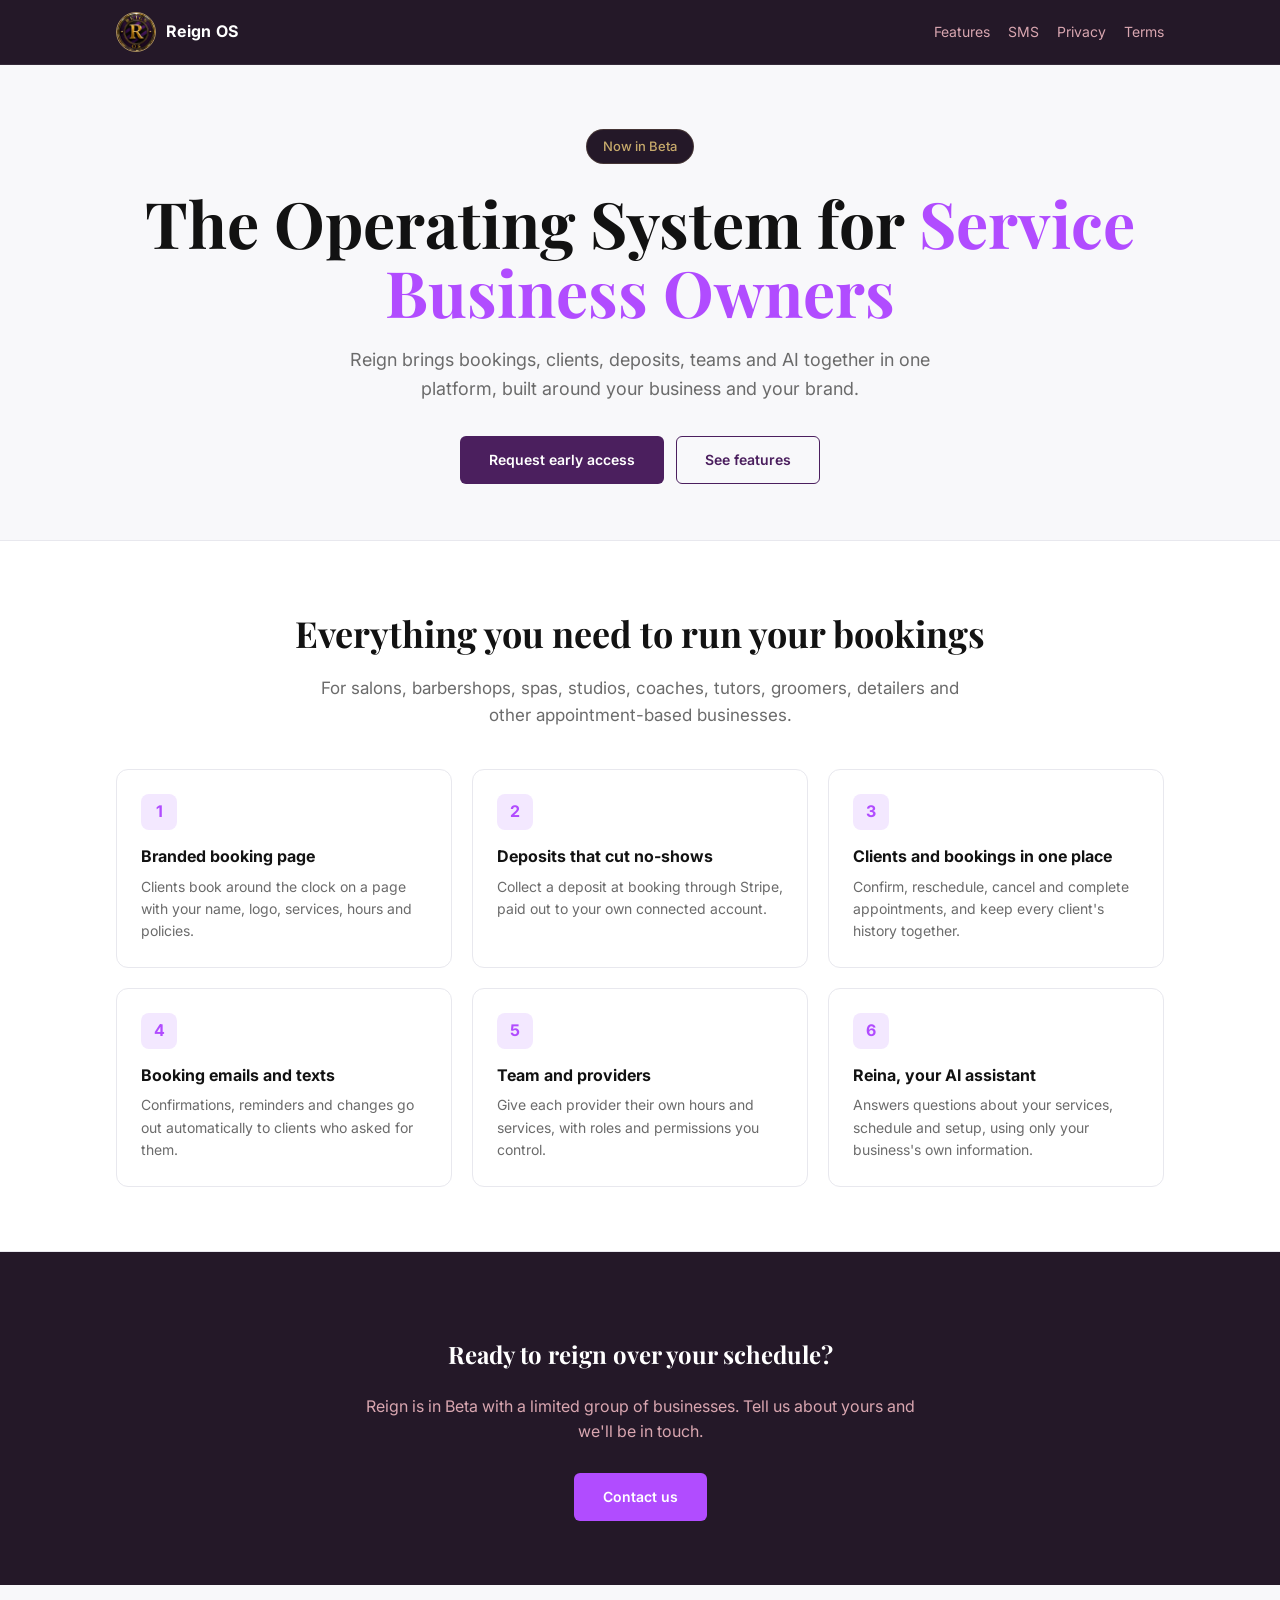
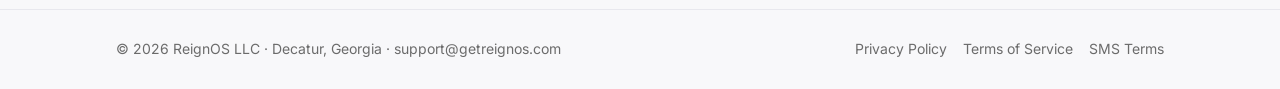
<file: index.html>
<!doctype html>
<html lang="en">
<head>
  <meta charset="utf-8">
  <meta name="viewport" content="width=device-width, initial-scale=1">
  <title>Reign OS — Booking and business software for service businesses</title>
  <meta name="description" content="Reign OS brings bookings, clients, deposits, teams and an AI assistant together in one platform for service businesses. Operated by ReignOS LLC.">
  <link rel="icon" href="/assets/favicon.svg" type="image/svg+xml">
  <link rel="preconnect" href="https://fonts.googleapis.com">
  <link rel="preconnect" href="https://fonts.gstatic.com" crossorigin>
  <link href="https://fonts.googleapis.com/css2?family=Inter:wght@400;500;600;700&family=Playfair+Display:wght@700&display=swap" rel="stylesheet">
  <link rel="stylesheet" href="/assets/style.css">
</head>
<body>
  <header class="site-header">
    <div class="wrap">
      <a class="brand" href="/"><img src="/assets/logo.png" alt="" width="40" height="40">Reign OS</a>
      <nav class="nav" aria-label="Main">
        <a href="#features" class="hide-sm">Features</a>
        <a href="/sms/">SMS</a>
        <a href="/privacy/">Privacy</a>
        <a href="/terms/">Terms</a>
      </nav>
    </div>
  </header>

  <main>
    <section class="hero">
      <div class="wrap">
        <div class="pill">Now in Beta</div>
        <h1>The Operating System for <span>Service Business Owners</span></h1>
        <p>Reign brings bookings, clients, deposits, teams and AI together in one platform, built around your business and your brand.</p>
        <div class="actions">
          <a class="btn btn-primary" href="mailto:support@getreignos.com?subject=Reign%20early%20access">Request early access</a>
          <a class="btn btn-outline" href="#features">See features</a>
        </div>
      </div>
    </section>

    <section class="section" id="features" style="background:#fff;border-top:1px solid var(--line);border-bottom:1px solid var(--line)">
      <div class="wrap">
        <h2 class="display">Everything you need to run your bookings</h2>
        <p class="lead">For salons, barbershops, spas, studios, coaches, tutors, groomers, detailers and other appointment-based businesses.</p>
        <div class="grid">
          <div class="card"><div class="dot">1</div><h3>Branded booking page</h3><p>Clients book around the clock on a page with your name, logo, services, hours and policies.</p></div>
          <div class="card"><div class="dot">2</div><h3>Deposits that cut no-shows</h3><p>Collect a deposit at booking through Stripe, paid out to your own connected account.</p></div>
          <div class="card"><div class="dot">3</div><h3>Clients and bookings in one place</h3><p>Confirm, reschedule, cancel and complete appointments, and keep every client's history together.</p></div>
          <div class="card"><div class="dot">4</div><h3>Booking emails and texts</h3><p>Confirmations, reminders and changes go out automatically to clients who asked for them.</p></div>
          <div class="card"><div class="dot">5</div><h3>Team and providers</h3><p>Give each provider their own hours and services, with roles and permissions you control.</p></div>
          <div class="card"><div class="dot">6</div><h3>Reina, your AI assistant</h3><p>Answers questions about your services, schedule and setup, using only your business's own information.</p></div>
        </div>
      </div>
    </section>

    <section class="band">
      <div class="wrap">
        <h2 class="display">Ready to reign over your schedule?</h2>
        <p>Reign is in Beta with a limited group of businesses. Tell us about yours and we'll be in touch.</p>
        <a class="btn btn-violet" href="mailto:support@getreignos.com?subject=Reign%20early%20access">Contact us</a>
      </div>
    </section>
  </main>

  <footer class="site-footer">
    <div class="wrap">
      <div>© 2026 ReignOS LLC · Decatur, Georgia · <a href="mailto:support@getreignos.com">support@getreignos.com</a></div>
      <nav aria-label="Legal">
        <a href="/privacy/">Privacy Policy</a>
        <a href="/terms/">Terms of Service</a>
        <a href="/sms/">SMS Terms</a>
      </nav>
    </div>
  </footer>
</body>
</html>
</file>
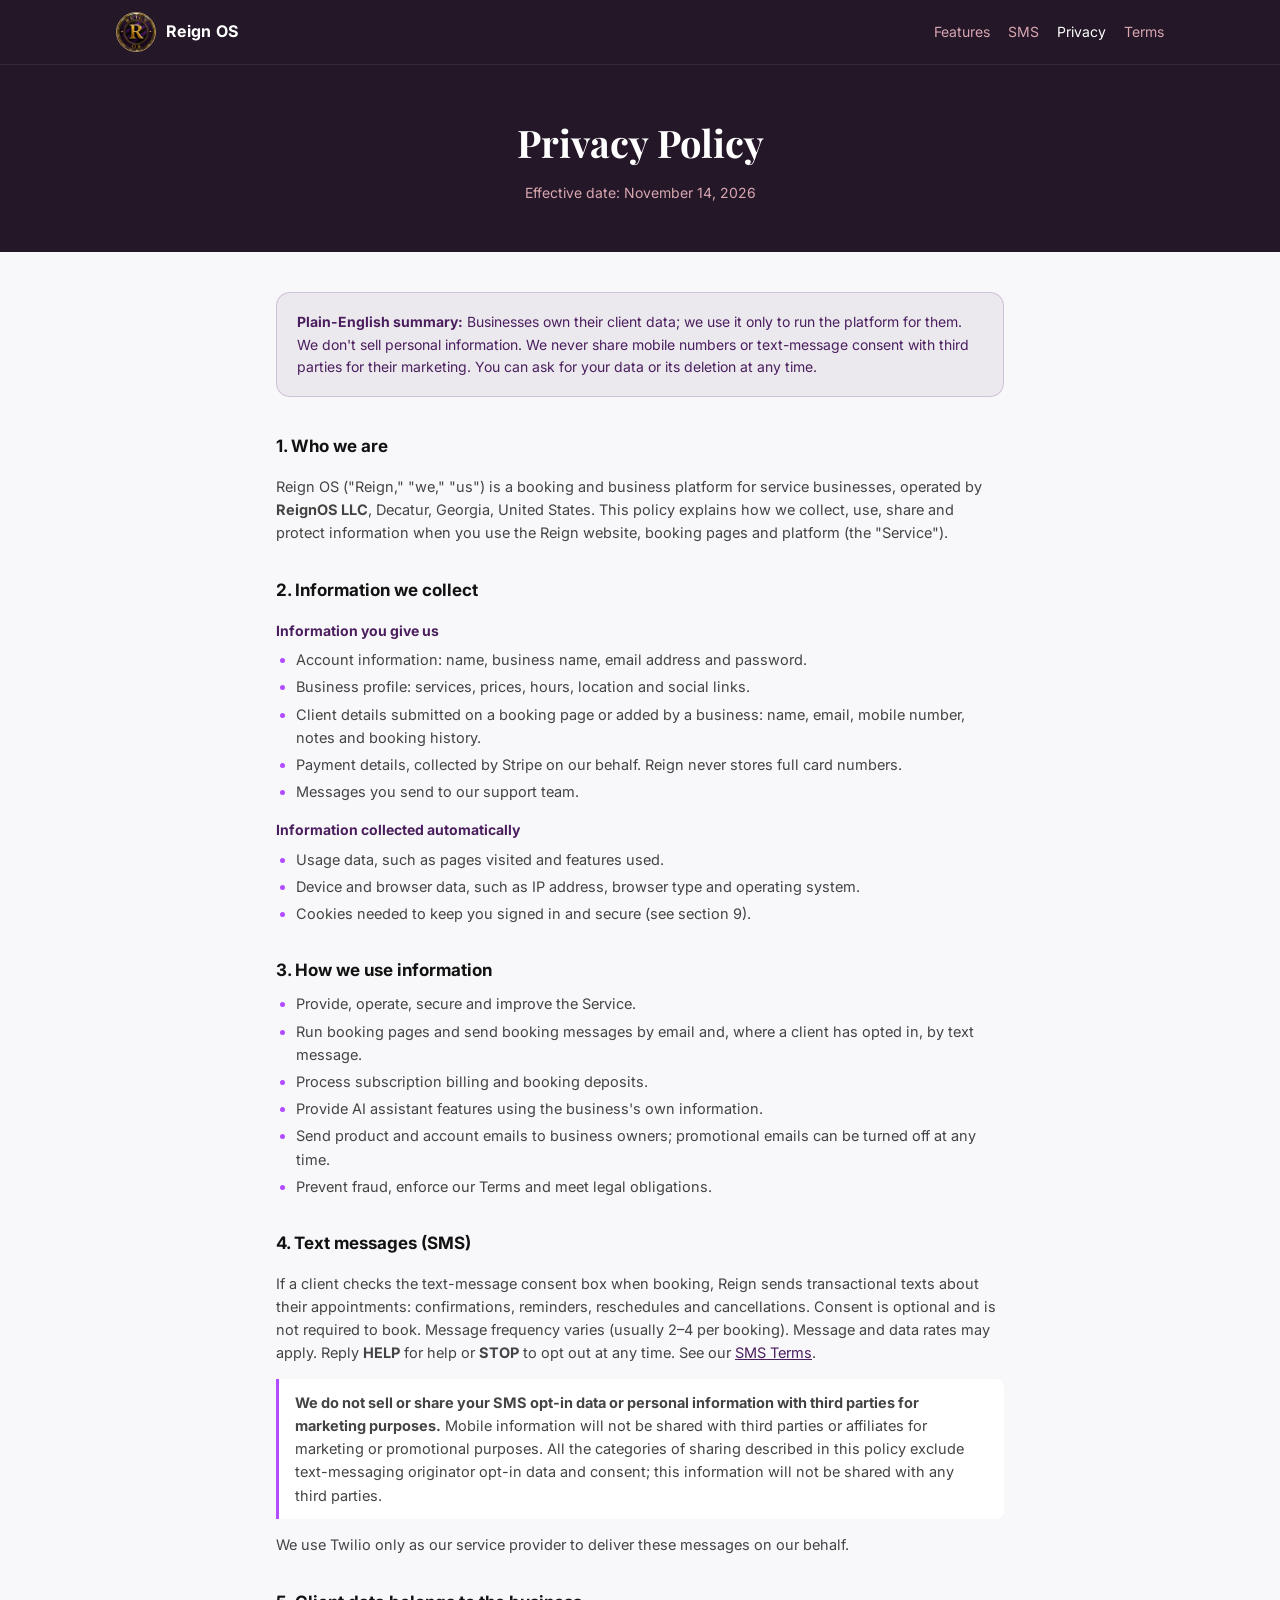
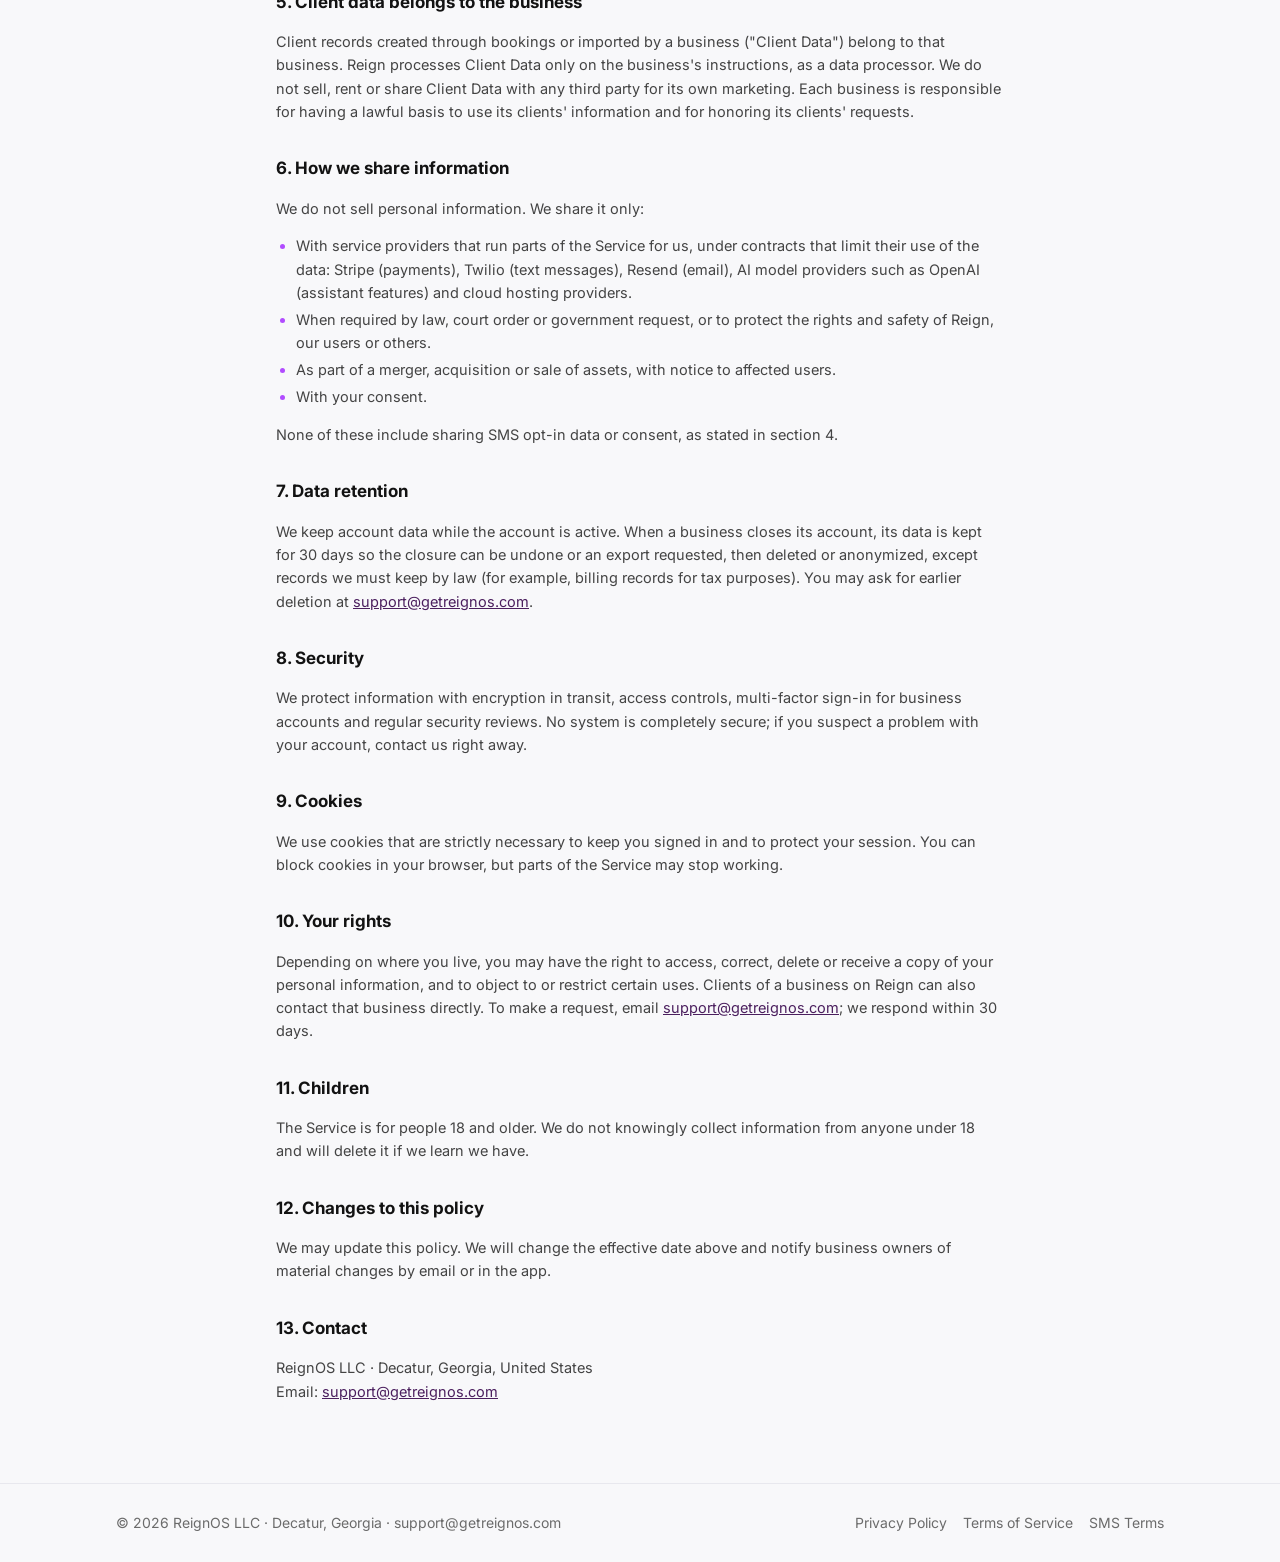
<file: privacy/index.html>
<!doctype html>
<html lang="en">
<head>
  <meta charset="utf-8">
  <meta name="viewport" content="width=device-width, initial-scale=1">
  <title>Privacy Policy — Reign OS</title>
  <meta name="description" content="How ReignOS LLC collects, uses and protects information, including SMS opt-in data.">
  <link rel="icon" href="/assets/favicon.svg" type="image/svg+xml">
  <link rel="preconnect" href="https://fonts.googleapis.com">
  <link rel="preconnect" href="https://fonts.gstatic.com" crossorigin>
  <link href="https://fonts.googleapis.com/css2?family=Inter:wght@400;500;600;700&family=Playfair+Display:wght@700&display=swap" rel="stylesheet">
  <link rel="stylesheet" href="/assets/style.css">
</head>
<body>
  <header class="site-header">
    <div class="wrap">
      <a class="brand" href="/"><img src="/assets/logo.png" alt="" width="40" height="40">Reign OS</a>
      <nav class="nav" aria-label="Main">
        <a href="/#features" class="hide-sm">Features</a>
        <a href="/sms/">SMS</a>
        <a href="/privacy/" aria-current="page">Privacy</a>
        <a href="/terms/">Terms</a>
      </nav>
    </div>
  </header>

  <div class="page-hero">
    <div class="wrap">
      <h1>Privacy Policy</h1>
      <p>Effective date: November 14, 2026</p>
    </div>
  </div>

  <main class="wrap narrow doc">
    <div class="summary"><strong>Plain-English summary:</strong> Businesses own their client data; we use it only to run the platform for them. We don't sell personal information. We never share mobile numbers or text-message consent with third parties for their marketing. You can ask for your data or its deletion at any time.</div>

    <section>
      <h2>1. Who we are</h2>
      <p>Reign OS ("Reign," "we," "us") is a booking and business platform for service businesses, operated by <strong>ReignOS LLC</strong>, Decatur, Georgia, United States. This policy explains how we collect, use, share and protect information when you use the Reign website, booking pages and platform (the "Service").</p>
    </section>

    <section>
      <h2>2. Information we collect</h2>
      <h3>Information you give us</h3>
      <ul>
        <li>Account information: name, business name, email address and password.</li>
        <li>Business profile: services, prices, hours, location and social links.</li>
        <li>Client details submitted on a booking page or added by a business: name, email, mobile number, notes and booking history.</li>
        <li>Payment details, collected by Stripe on our behalf. Reign never stores full card numbers.</li>
        <li>Messages you send to our support team.</li>
      </ul>
      <h3>Information collected automatically</h3>
      <ul>
        <li>Usage data, such as pages visited and features used.</li>
        <li>Device and browser data, such as IP address, browser type and operating system.</li>
        <li>Cookies needed to keep you signed in and secure (see section 9).</li>
      </ul>
    </section>

    <section>
      <h2>3. How we use information</h2>
      <ul>
        <li>Provide, operate, secure and improve the Service.</li>
        <li>Run booking pages and send booking messages by email and, where a client has opted in, by text message.</li>
        <li>Process subscription billing and booking deposits.</li>
        <li>Provide AI assistant features using the business's own information.</li>
        <li>Send product and account emails to business owners; promotional emails can be turned off at any time.</li>
        <li>Prevent fraud, enforce our Terms and meet legal obligations.</li>
      </ul>
    </section>

    <section>
      <h2>4. Text messages (SMS)</h2>
      <p>If a client checks the text-message consent box when booking, Reign sends transactional texts about their appointments: confirmations, reminders, reschedules and cancellations. Consent is optional and is not required to book. Message frequency varies (usually 2–4 per booking). Message and data rates may apply. Reply <strong>HELP</strong> for help or <strong>STOP</strong> to opt out at any time. See our <a href="/sms/">SMS Terms</a>.</p>
      <p class="callout"><strong>We do not sell or share your SMS opt-in data or personal information with third parties for marketing purposes.</strong> Mobile information will not be shared with third parties or affiliates for marketing or promotional purposes. All the categories of sharing described in this policy exclude text-messaging originator opt-in data and consent; this information will not be shared with any third parties.</p>
      <p>We use Twilio only as our service provider to deliver these messages on our behalf.</p>
    </section>

    <section>
      <h2>5. Client data belongs to the business</h2>
      <p>Client records created through bookings or imported by a business ("Client Data") belong to that business. Reign processes Client Data only on the business's instructions, as a data processor. We do not sell, rent or share Client Data with any third party for its own marketing. Each business is responsible for having a lawful basis to use its clients' information and for honoring its clients' requests.</p>
    </section>

    <section>
      <h2>6. How we share information</h2>
      <p>We do not sell personal information. We share it only:</p>
      <ul>
        <li>With service providers that run parts of the Service for us, under contracts that limit their use of the data: Stripe (payments), Twilio (text messages), Resend (email), AI model providers such as OpenAI (assistant features) and cloud hosting providers.</li>
        <li>When required by law, court order or government request, or to protect the rights and safety of Reign, our users or others.</li>
        <li>As part of a merger, acquisition or sale of assets, with notice to affected users.</li>
        <li>With your consent.</li>
      </ul>
      <p>None of these include sharing SMS opt-in data or consent, as stated in section 4.</p>
    </section>

    <section>
      <h2>7. Data retention</h2>
      <p>We keep account data while the account is active. When a business closes its account, its data is kept for 30 days so the closure can be undone or an export requested, then deleted or anonymized, except records we must keep by law (for example, billing records for tax purposes). You may ask for earlier deletion at <a href="mailto:support@getreignos.com">support@getreignos.com</a>.</p>
    </section>

    <section>
      <h2>8. Security</h2>
      <p>We protect information with encryption in transit, access controls, multi-factor sign-in for business accounts and regular security reviews. No system is completely secure; if you suspect a problem with your account, contact us right away.</p>
    </section>

    <section>
      <h2>9. Cookies</h2>
      <p>We use cookies that are strictly necessary to keep you signed in and to protect your session. You can block cookies in your browser, but parts of the Service may stop working.</p>
    </section>

    <section>
      <h2>10. Your rights</h2>
      <p>Depending on where you live, you may have the right to access, correct, delete or receive a copy of your personal information, and to object to or restrict certain uses. Clients of a business on Reign can also contact that business directly. To make a request, email <a href="mailto:support@getreignos.com">support@getreignos.com</a>; we respond within 30 days.</p>
    </section>

    <section>
      <h2>11. Children</h2>
      <p>The Service is for people 18 and older. We do not knowingly collect information from anyone under 18 and will delete it if we learn we have.</p>
    </section>

    <section>
      <h2>12. Changes to this policy</h2>
      <p>We may update this policy. We will change the effective date above and notify business owners of material changes by email or in the app.</p>
    </section>

    <section>
      <h2>13. Contact</h2>
      <p>ReignOS LLC · Decatur, Georgia, United States<br>Email: <a href="mailto:support@getreignos.com">support@getreignos.com</a></p>
    </section>
  </main>

  <footer class="site-footer">
    <div class="wrap">
      <div>© 2026 ReignOS LLC · Decatur, Georgia · <a href="mailto:support@getreignos.com">support@getreignos.com</a></div>
      <nav aria-label="Legal">
        <a href="/privacy/">Privacy Policy</a>
        <a href="/terms/">Terms of Service</a>
        <a href="/sms/">SMS Terms</a>
      </nav>
    </div>
  </footer>
</body>
</html>
</file>
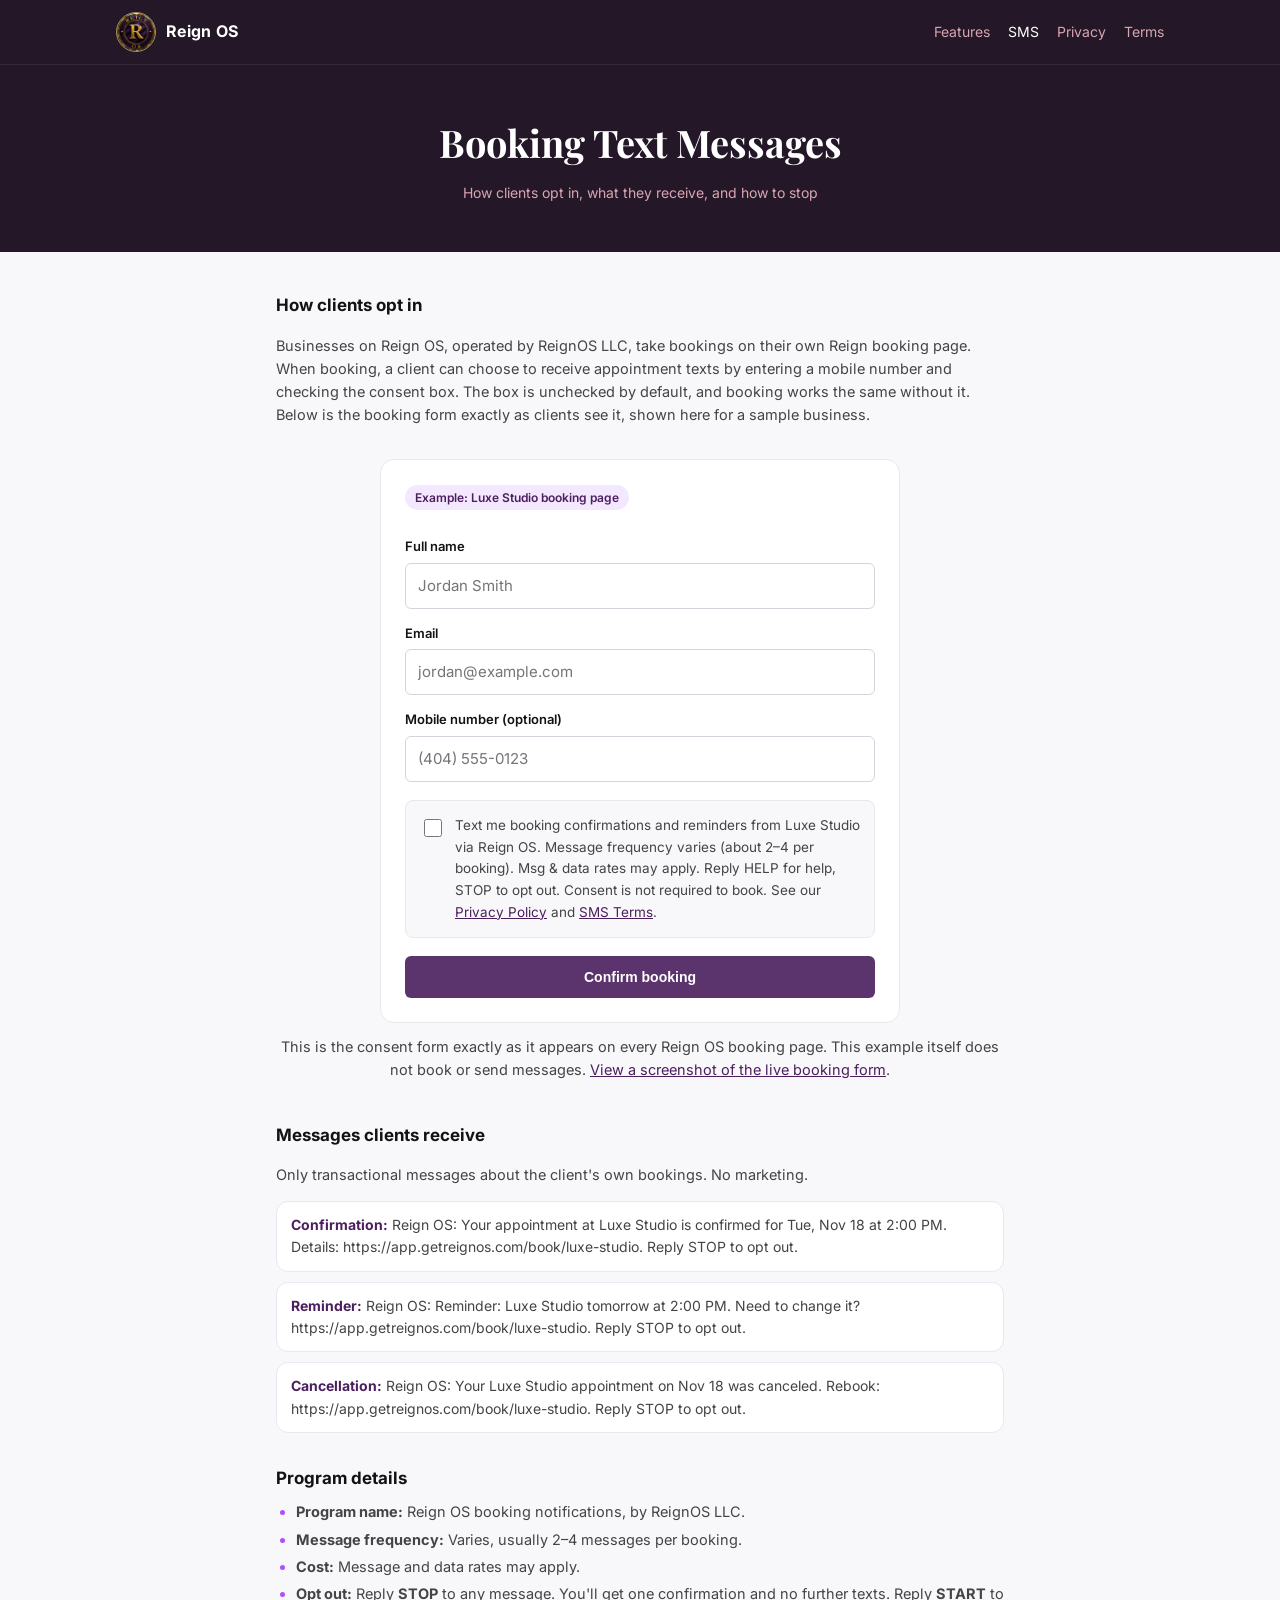
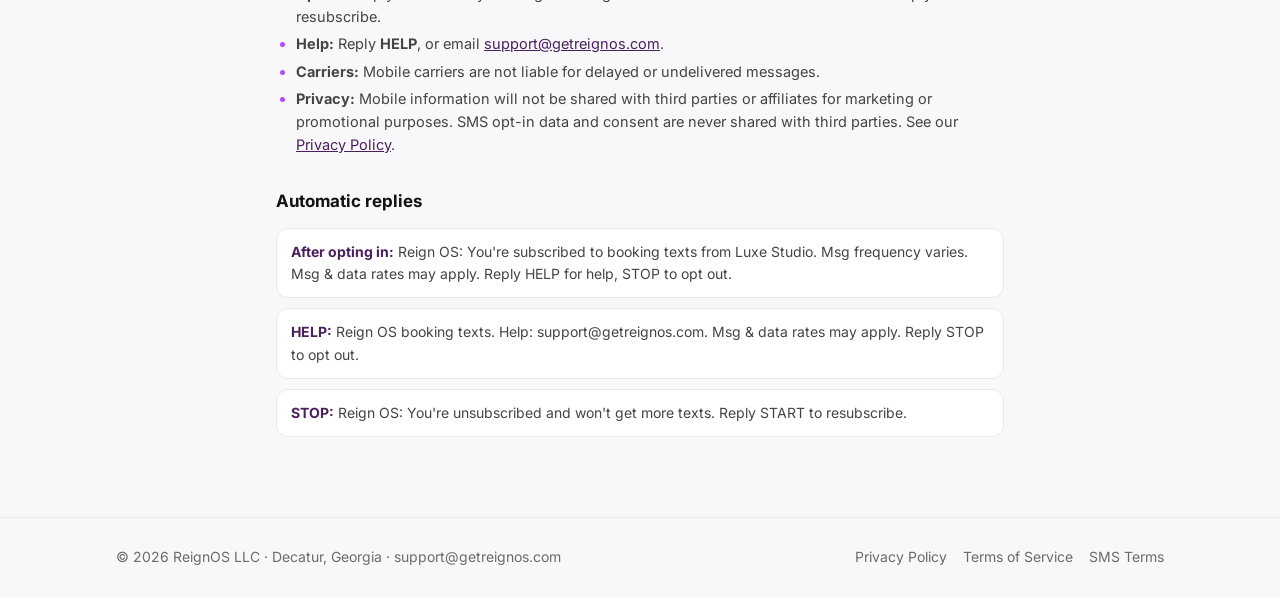
<file: sms/index.html>
<!doctype html>
<html lang="en">
<head>
  <meta charset="utf-8">
  <meta name="viewport" content="width=device-width, initial-scale=1">
  <title>SMS Opt-In and Terms — Reign OS</title>
  <meta name="description" content="How clients opt in to Reign booking text messages, what they receive, and how to opt out.">
  <link rel="icon" href="/assets/favicon.svg" type="image/svg+xml">
  <link rel="preconnect" href="https://fonts.googleapis.com">
  <link rel="preconnect" href="https://fonts.gstatic.com" crossorigin>
  <link href="https://fonts.googleapis.com/css2?family=Inter:wght@400;500;600;700&family=Playfair+Display:wght@700&display=swap" rel="stylesheet">
  <link rel="stylesheet" href="/assets/style.css">
</head>
<body>
  <header class="site-header">
    <div class="wrap">
      <a class="brand" href="/"><img src="/assets/logo.png" alt="" width="40" height="40">Reign OS</a>
      <nav class="nav" aria-label="Main">
        <a href="/#features" class="hide-sm">Features</a>
        <a href="/sms/" aria-current="page">SMS</a>
        <a href="/privacy/">Privacy</a>
        <a href="/terms/">Terms</a>
      </nav>
    </div>
  </header>

  <div class="page-hero">
    <div class="wrap">
      <h1>Booking Text Messages</h1>
      <p>How clients opt in, what they receive, and how to stop</p>
    </div>
  </div>

  <main class="wrap narrow doc">
    <section>
      <h2>How clients opt in</h2>
      <p>Businesses on Reign OS, operated by ReignOS LLC, take bookings on their own Reign booking page. When booking, a client can choose to receive appointment texts by entering a mobile number and checking the consent box. The box is unchecked by default, and booking works the same without it. Below is the booking form exactly as clients see it, shown here for a sample business.</p>
    </section>

    <div class="sample" aria-label="Example of the booking form">
      <span class="sample-tag">Example: Luxe Studio booking page</span>
      <form onsubmit="return false">
        <label class="field" for="name">Full name</label>
        <input id="name" type="text" autocomplete="off" placeholder="Jordan Smith">
        <label class="field" for="email">Email</label>
        <input id="email" type="email" autocomplete="off" placeholder="jordan@example.com">
        <label class="field" for="phone">Mobile number (optional)</label>
        <input id="phone" type="tel" autocomplete="off" placeholder="(404) 555-0123">
        <label class="consent" for="sms-consent">
          <input id="sms-consent" type="checkbox">
          <span>Text me booking confirmations and reminders from Luxe Studio via Reign OS. Message frequency varies (about 2–4 per booking). Msg &amp; data rates may apply. Reply HELP for help, STOP to opt out. Consent is not required to book. See our <a href="/privacy/">Privacy Policy</a> and <a href="/terms/#sms">SMS Terms</a>.</span>
        </label>
        <button class="btn btn-primary" type="button" disabled>Confirm booking</button>
      </form>
    </div>
    <p class="note">This is the consent form exactly as it appears on every Reign OS booking page. This example itself does not book or send messages. <a href="/assets/opt-in.png">View a screenshot of the live booking form</a>.</p>

    <section style="margin-top:40px">
      <h2>Messages clients receive</h2>
      <p>Only transactional messages about the client's own bookings. No marketing.</p>
      <div class="msgs">
        <div class="msg"><b>Confirmation:</b> Reign OS: Your appointment at Luxe Studio is confirmed for Tue, Nov 18 at 2:00 PM. Details: https://app.getreignos.com/book/luxe-studio. Reply STOP to opt out.</div>
        <div class="msg"><b>Reminder:</b> Reign OS: Reminder: Luxe Studio tomorrow at 2:00 PM. Need to change it? https://app.getreignos.com/book/luxe-studio. Reply STOP to opt out.</div>
        <div class="msg"><b>Cancellation:</b> Reign OS: Your Luxe Studio appointment on Nov 18 was canceled. Rebook: https://app.getreignos.com/book/luxe-studio. Reply STOP to opt out.</div>
      </div>
    </section>

    <section>
      <h2>Program details</h2>
      <ul>
        <li><strong>Program name:</strong> Reign OS booking notifications, by ReignOS LLC.</li>
        <li><strong>Message frequency:</strong> Varies, usually 2–4 messages per booking.</li>
        <li><strong>Cost:</strong> Message and data rates may apply.</li>
        <li><strong>Opt out:</strong> Reply <strong>STOP</strong> to any message. You'll get one confirmation and no further texts. Reply <strong>START</strong> to resubscribe.</li>
        <li><strong>Help:</strong> Reply <strong>HELP</strong>, or email <a href="mailto:support@getreignos.com">support@getreignos.com</a>.</li>
        <li><strong>Carriers:</strong> Mobile carriers are not liable for delayed or undelivered messages.</li>
        <li><strong>Privacy:</strong> Mobile information will not be shared with third parties or affiliates for marketing or promotional purposes. SMS opt-in data and consent are never shared with third parties. See our <a href="/privacy/">Privacy Policy</a>.</li>
      </ul>
    </section>

    <section>
      <h2>Automatic replies</h2>
      <div class="msgs">
        <div class="msg"><b>After opting in:</b> Reign OS: You're subscribed to booking texts from Luxe Studio. Msg frequency varies. Msg &amp; data rates may apply. Reply HELP for help, STOP to opt out.</div>
        <div class="msg"><b>HELP:</b> Reign OS booking texts. Help: support@getreignos.com. Msg &amp; data rates may apply. Reply STOP to opt out.</div>
        <div class="msg"><b>STOP:</b> Reign OS: You're unsubscribed and won't get more texts. Reply START to resubscribe.</div>
      </div>
    </section>
  </main>

  <footer class="site-footer">
    <div class="wrap">
      <div>© 2026 ReignOS LLC · Decatur, Georgia · <a href="mailto:support@getreignos.com">support@getreignos.com</a></div>
      <nav aria-label="Legal">
        <a href="/privacy/">Privacy Policy</a>
        <a href="/terms/">Terms of Service</a>
        <a href="/sms/">SMS Terms</a>
      </nav>
    </div>
  </footer>
</body>
</html>
</file>
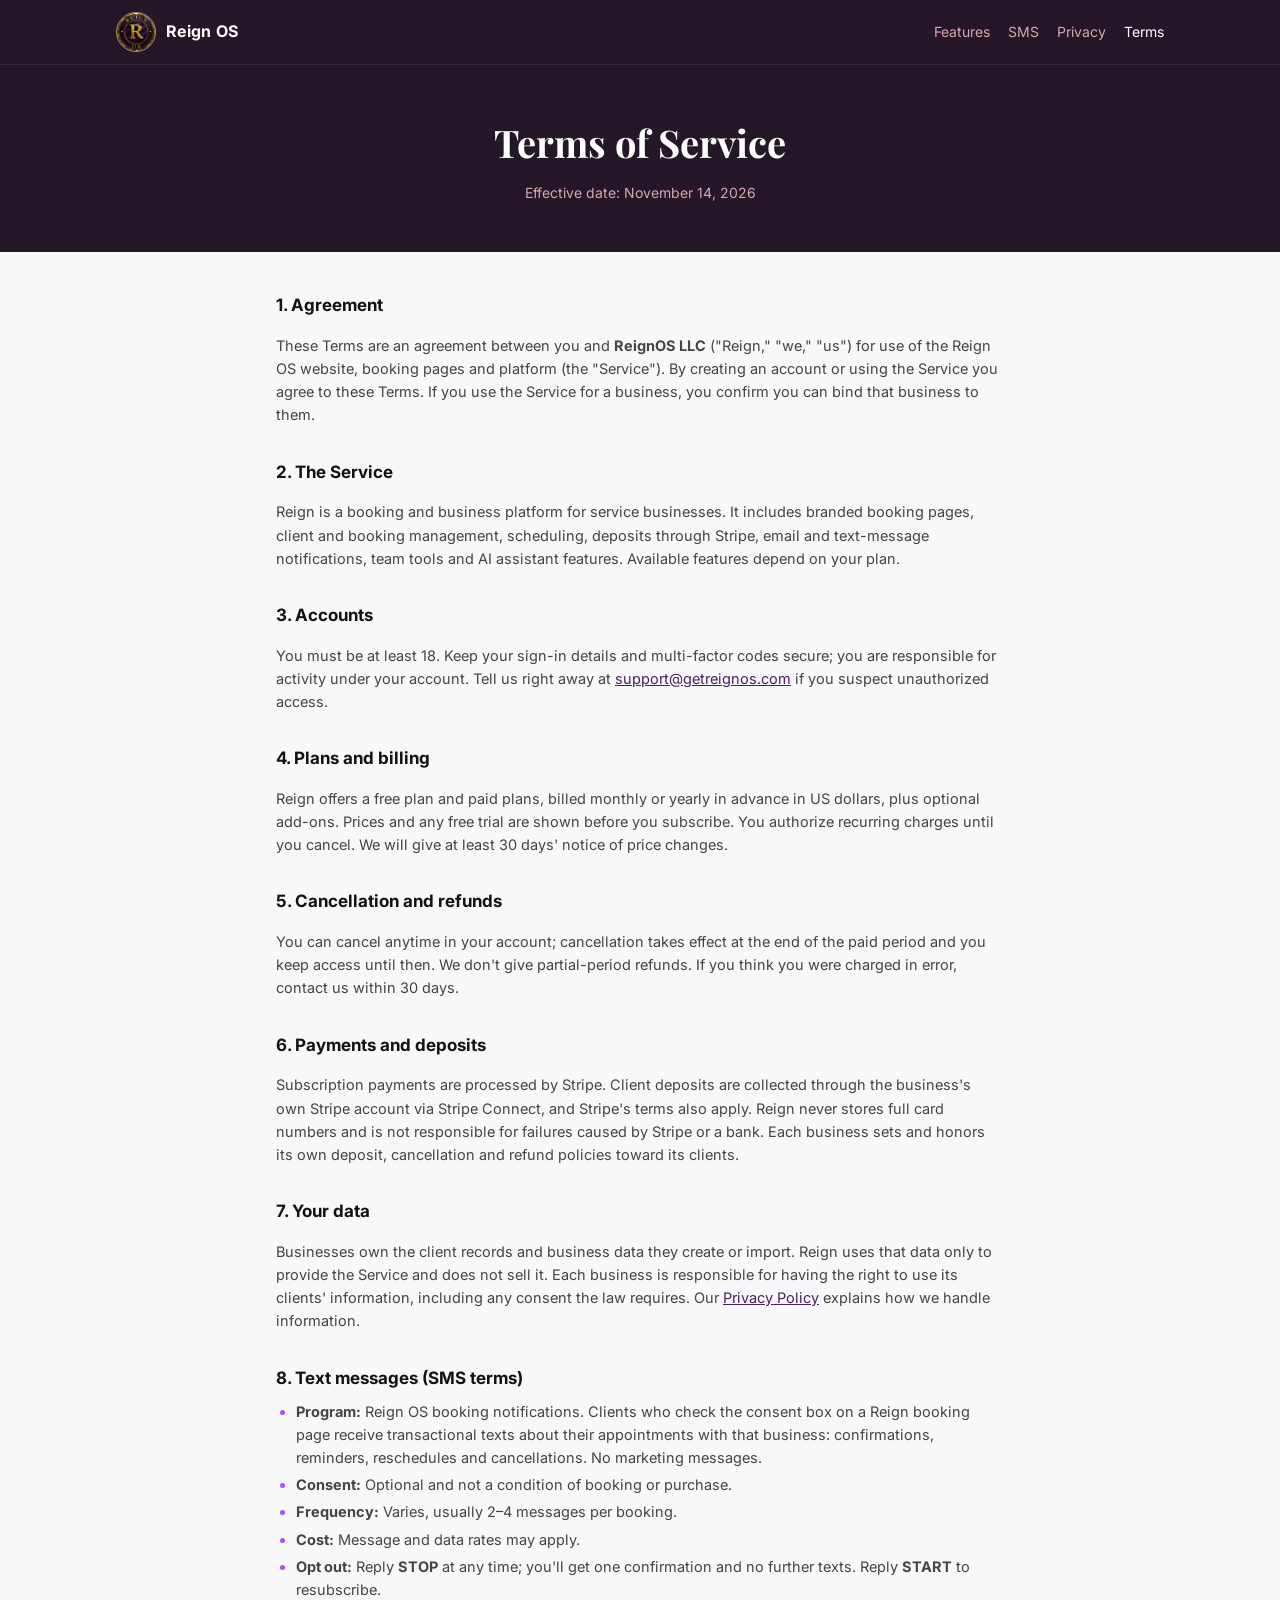
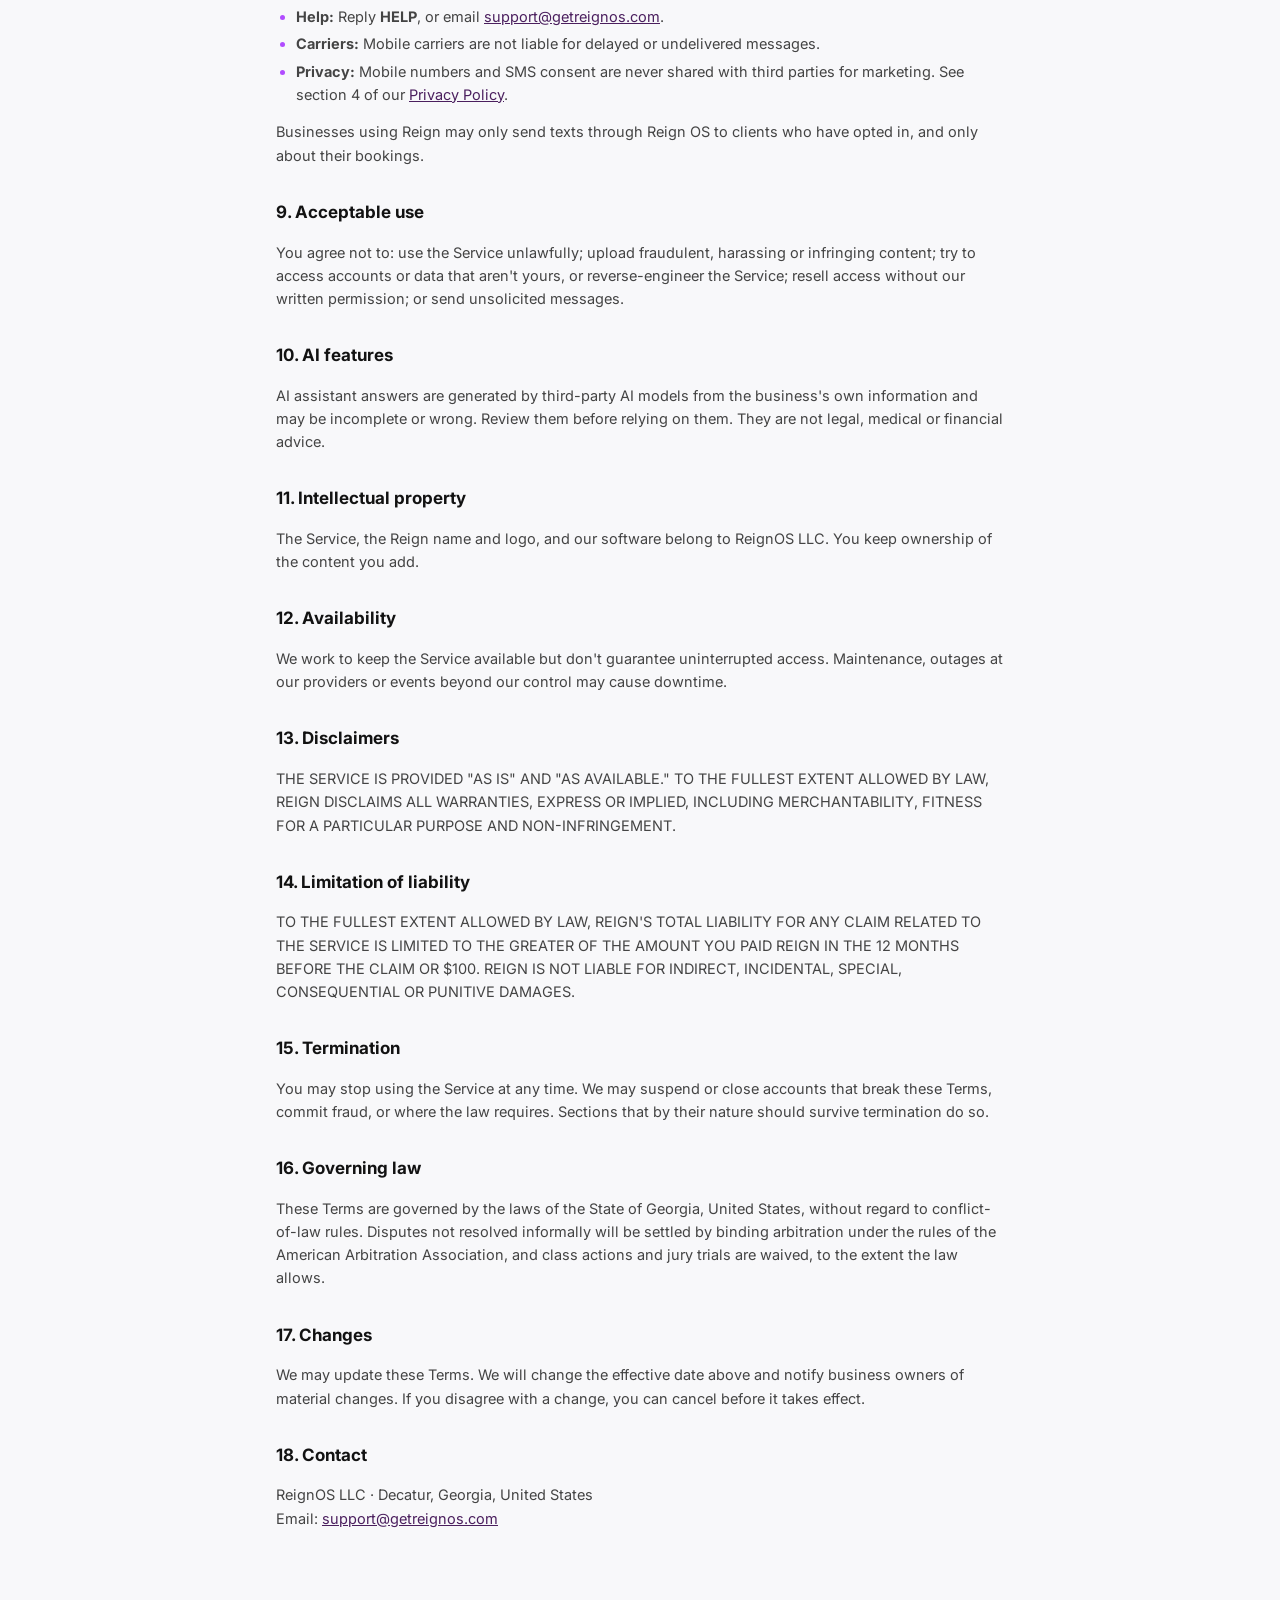
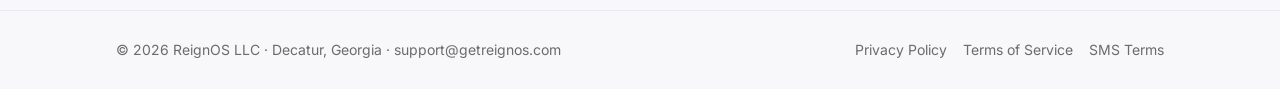
<file: terms/index.html>
<!doctype html>
<html lang="en">
<head>
  <meta charset="utf-8">
  <meta name="viewport" content="width=device-width, initial-scale=1">
  <title>Terms of Service — Reign OS</title>
  <meta name="description" content="The terms for using Reign OS, operated by ReignOS LLC, including SMS terms.">
  <link rel="icon" href="/assets/favicon.svg" type="image/svg+xml">
  <link rel="preconnect" href="https://fonts.googleapis.com">
  <link rel="preconnect" href="https://fonts.gstatic.com" crossorigin>
  <link href="https://fonts.googleapis.com/css2?family=Inter:wght@400;500;600;700&family=Playfair+Display:wght@700&display=swap" rel="stylesheet">
  <link rel="stylesheet" href="/assets/style.css">
</head>
<body>
  <header class="site-header">
    <div class="wrap">
      <a class="brand" href="/"><img src="/assets/logo.png" alt="" width="40" height="40">Reign OS</a>
      <nav class="nav" aria-label="Main">
        <a href="/#features" class="hide-sm">Features</a>
        <a href="/sms/">SMS</a>
        <a href="/privacy/">Privacy</a>
        <a href="/terms/" aria-current="page">Terms</a>
      </nav>
    </div>
  </header>

  <div class="page-hero">
    <div class="wrap">
      <h1>Terms of Service</h1>
      <p>Effective date: November 14, 2026</p>
    </div>
  </div>

  <main class="wrap narrow doc">
    <section>
      <h2>1. Agreement</h2>
      <p>These Terms are an agreement between you and <strong>ReignOS LLC</strong> ("Reign," "we," "us") for use of the Reign OS website, booking pages and platform (the "Service"). By creating an account or using the Service you agree to these Terms. If you use the Service for a business, you confirm you can bind that business to them.</p>
    </section>

    <section>
      <h2>2. The Service</h2>
      <p>Reign is a booking and business platform for service businesses. It includes branded booking pages, client and booking management, scheduling, deposits through Stripe, email and text-message notifications, team tools and AI assistant features. Available features depend on your plan.</p>
    </section>

    <section>
      <h2>3. Accounts</h2>
      <p>You must be at least 18. Keep your sign-in details and multi-factor codes secure; you are responsible for activity under your account. Tell us right away at <a href="mailto:support@getreignos.com">support@getreignos.com</a> if you suspect unauthorized access.</p>
    </section>

    <section>
      <h2>4. Plans and billing</h2>
      <p>Reign offers a free plan and paid plans, billed monthly or yearly in advance in US dollars, plus optional add-ons. Prices and any free trial are shown before you subscribe. You authorize recurring charges until you cancel. We will give at least 30 days' notice of price changes.</p>
    </section>

    <section>
      <h2>5. Cancellation and refunds</h2>
      <p>You can cancel anytime in your account; cancellation takes effect at the end of the paid period and you keep access until then. We don't give partial-period refunds. If you think you were charged in error, contact us within 30 days.</p>
    </section>

    <section>
      <h2>6. Payments and deposits</h2>
      <p>Subscription payments are processed by Stripe. Client deposits are collected through the business's own Stripe account via Stripe Connect, and Stripe's terms also apply. Reign never stores full card numbers and is not responsible for failures caused by Stripe or a bank. Each business sets and honors its own deposit, cancellation and refund policies toward its clients.</p>
    </section>

    <section>
      <h2>7. Your data</h2>
      <p>Businesses own the client records and business data they create or import. Reign uses that data only to provide the Service and does not sell it. Each business is responsible for having the right to use its clients' information, including any consent the law requires. Our <a href="/privacy/">Privacy Policy</a> explains how we handle information.</p>
    </section>

    <section id="sms">
      <h2>8. Text messages (SMS terms)</h2>
      <ul>
        <li><strong>Program:</strong> Reign OS booking notifications. Clients who check the consent box on a Reign booking page receive transactional texts about their appointments with that business: confirmations, reminders, reschedules and cancellations. No marketing messages.</li>
        <li><strong>Consent:</strong> Optional and not a condition of booking or purchase.</li>
        <li><strong>Frequency:</strong> Varies, usually 2–4 messages per booking.</li>
        <li><strong>Cost:</strong> Message and data rates may apply.</li>
        <li><strong>Opt out:</strong> Reply <strong>STOP</strong> at any time; you'll get one confirmation and no further texts. Reply <strong>START</strong> to resubscribe.</li>
        <li><strong>Help:</strong> Reply <strong>HELP</strong>, or email <a href="mailto:support@getreignos.com">support@getreignos.com</a>.</li>
        <li><strong>Carriers:</strong> Mobile carriers are not liable for delayed or undelivered messages.</li>
        <li><strong>Privacy:</strong> Mobile numbers and SMS consent are never shared with third parties for marketing. See section 4 of our <a href="/privacy/">Privacy Policy</a>.</li>
      </ul>
      <p>Businesses using Reign may only send texts through Reign OS to clients who have opted in, and only about their bookings.</p>
    </section>

    <section>
      <h2>9. Acceptable use</h2>
      <p>You agree not to: use the Service unlawfully; upload fraudulent, harassing or infringing content; try to access accounts or data that aren't yours, or reverse-engineer the Service; resell access without our written permission; or send unsolicited messages.</p>
    </section>

    <section>
      <h2>10. AI features</h2>
      <p>AI assistant answers are generated by third-party AI models from the business's own information and may be incomplete or wrong. Review them before relying on them. They are not legal, medical or financial advice.</p>
    </section>

    <section>
      <h2>11. Intellectual property</h2>
      <p>The Service, the Reign name and logo, and our software belong to ReignOS LLC. You keep ownership of the content you add.</p>
    </section>

    <section>
      <h2>12. Availability</h2>
      <p>We work to keep the Service available but don't guarantee uninterrupted access. Maintenance, outages at our providers or events beyond our control may cause downtime.</p>
    </section>

    <section>
      <h2>13. Disclaimers</h2>
      <p>THE SERVICE IS PROVIDED "AS IS" AND "AS AVAILABLE." TO THE FULLEST EXTENT ALLOWED BY LAW, REIGN DISCLAIMS ALL WARRANTIES, EXPRESS OR IMPLIED, INCLUDING MERCHANTABILITY, FITNESS FOR A PARTICULAR PURPOSE AND NON-INFRINGEMENT.</p>
    </section>

    <section>
      <h2>14. Limitation of liability</h2>
      <p>TO THE FULLEST EXTENT ALLOWED BY LAW, REIGN'S TOTAL LIABILITY FOR ANY CLAIM RELATED TO THE SERVICE IS LIMITED TO THE GREATER OF THE AMOUNT YOU PAID REIGN IN THE 12 MONTHS BEFORE THE CLAIM OR $100. REIGN IS NOT LIABLE FOR INDIRECT, INCIDENTAL, SPECIAL, CONSEQUENTIAL OR PUNITIVE DAMAGES.</p>
    </section>

    <section>
      <h2>15. Termination</h2>
      <p>You may stop using the Service at any time. We may suspend or close accounts that break these Terms, commit fraud, or where the law requires. Sections that by their nature should survive termination do so.</p>
    </section>

    <section>
      <h2>16. Governing law</h2>
      <p>These Terms are governed by the laws of the State of Georgia, United States, without regard to conflict-of-law rules. Disputes not resolved informally will be settled by binding arbitration under the rules of the American Arbitration Association, and class actions and jury trials are waived, to the extent the law allows.</p>
    </section>

    <section>
      <h2>17. Changes</h2>
      <p>We may update these Terms. We will change the effective date above and notify business owners of material changes. If you disagree with a change, you can cancel before it takes effect.</p>
    </section>

    <section>
      <h2>18. Contact</h2>
      <p>ReignOS LLC · Decatur, Georgia, United States<br>Email: <a href="mailto:support@getreignos.com">support@getreignos.com</a></p>
    </section>
  </main>

  <footer class="site-footer">
    <div class="wrap">
      <div>© 2026 ReignOS LLC · Decatur, Georgia · <a href="mailto:support@getreignos.com">support@getreignos.com</a></div>
      <nav aria-label="Legal">
        <a href="/privacy/">Privacy Policy</a>
        <a href="/terms/">Terms of Service</a>
        <a href="/sms/">SMS Terms</a>
      </nav>
    </div>
  </footer>
</body>
</html>
</file>
<file: assets/style.css>
:root {
  --plum: #241828;
  --plum-2: #4B1F5E;
  --violet: #B14CFF;
  --gold: #C6A96B;
  --rose: #D9A6B0;
  --ink: #121212;
  --muted: #6B6B6B;
  --body: #444;
  --line: #E8E8EE;
  --page: #F8F8FA;
}
* { box-sizing: border-box; }
html { -webkit-text-size-adjust: 100%; }
body {
  margin: 0;
  background: var(--page);
  color: var(--ink);
  font: 16px/1.6 "Inter", system-ui, -apple-system, "Segoe UI", sans-serif;
}
a { color: var(--plum-2); }
img { max-width: 100%; display: block; }
.wrap { max-width: 1080px; margin: 0 auto; padding: 0 16px; }
.narrow { max-width: 760px; }

/* Header */
.site-header { position: sticky; top: 0; z-index: 10; background: var(--plum); border-bottom: 1px solid rgba(255,255,255,.08); }
.site-header .wrap { height: 64px; display: flex; align-items: center; justify-content: space-between; gap: 16px; }
.brand { display: flex; align-items: center; gap: 10px; color: #fff; text-decoration: none; font-weight: 700; letter-spacing: .02em; }
.brand img { width: 40px; height: 40px; border-radius: 50%; border: 1.5px solid rgba(198,169,107,.8); animation: ringPulse 2.8s ease-in-out infinite; }
/* Same gold ring pulse as the app's NavLogo */
@keyframes ringPulse {
  0%, 100% {
    box-shadow: 0 0 4px 1.5px rgba(198,169,107,.75), 0 0 10px 4px rgba(198,169,107,.35), 0 0 20px 8px rgba(198,169,107,.15);
    border-color: rgba(198,169,107,.80);
  }
  50% {
    box-shadow: 0 0 7px 3px rgba(232,200,112,1), 0 0 16px 7px rgba(198,169,107,.55), 0 0 32px 14px rgba(198,169,107,.22);
    border-color: rgba(240,215,130,1);
  }
}
@media (prefers-reduced-motion: reduce) { .brand img { animation: none; } }
.nav { display: flex; align-items: center; gap: 18px; font-size: 14px; }
.nav a { color: var(--rose); text-decoration: none; }
.nav a:hover, .nav a[aria-current="page"] { color: #fff; }

/* Buttons */
.btn { display: inline-block; padding: 12px 28px; border-radius: 6px; font-weight: 600; font-size: 14px; text-decoration: none; border: 1px solid transparent; }
.btn-primary { background: var(--plum-2); color: #fff; }
.btn-primary:hover { background: #5c2773; }
.btn-outline { color: var(--plum-2); border-color: var(--plum-2); }
.btn-outline:hover { background: var(--plum-2); color: #fff; }
.btn-violet { background: var(--violet); color: #fff; }

/* Home */
.hero { padding: 64px 0 56px; text-align: center; }
.pill { display: inline-block; padding: 6px 16px; border-radius: 999px; font-size: 13px; font-weight: 500; background: var(--plum); color: var(--gold); border: 1px solid rgba(198,169,107,.2); margin-bottom: 24px; }
h1, h2.display { font-family: "Playfair Display", Georgia, serif; }
.hero h1 { font-size: clamp(36px, 7vw, 64px); line-height: 1.08; margin: 0 0 20px; }
.hero h1 span { color: var(--violet); }
.hero p { font-size: 18px; color: var(--muted); max-width: 640px; margin: 0 auto 32px; }
.actions { display: flex; flex-wrap: wrap; gap: 12px; justify-content: center; }
.section { padding: 64px 0; }
.section h2.display { font-size: clamp(28px, 4vw, 36px); text-align: center; margin: 0 0 12px; }
.section .lead { text-align: center; color: var(--muted); max-width: 640px; margin: 0 auto 40px; font-size: 17px; }
.grid { display: grid; grid-template-columns: repeat(auto-fit, minmax(260px, 1fr)); gap: 20px; }
.card { background: #fff; border: 1px solid var(--line); border-radius: 12px; padding: 24px; }
.card h3 { margin: 0 0 6px; font-size: 16px; }
.card p { margin: 0; font-size: 14px; color: var(--muted); }
.dot { width: 36px; height: 36px; border-radius: 8px; background: #F3E8FF; display: grid; place-items: center; margin-bottom: 14px; color: var(--violet); font-weight: 700; }
.band { background: var(--plum); color: #fff; text-align: center; padding: 64px 0; }
.band h2.display { color: #fff; }
.band p { color: var(--rose); max-width: 560px; margin: 0 auto 28px; }

/* Legal pages */
.page-hero { background: var(--plum); color: #fff; text-align: center; padding: 48px 0; }
.page-hero h1 { margin: 0 0 8px; font-size: clamp(28px, 5vw, 38px); }
.page-hero p { margin: 0; color: var(--rose); font-size: 14px; }
.doc { padding: 40px 16px 24px; }
.summary { padding: 18px 20px; border-radius: 14px; background: rgba(75,31,94,.07); border: 1px solid rgba(75,31,94,.18); color: var(--plum-2); font-size: 14px; margin-bottom: 36px; }
.doc section { margin-bottom: 32px; }
.doc h2 { font-size: 17px; margin: 0 0 8px; }
.doc h3 { font-size: 14px; color: var(--plum-2); margin: 16px 0 6px; }
.doc p, .doc li { font-size: 14.5px; color: var(--body); }
.doc ul { padding-left: 20px; margin: 6px 0; }
.doc li { margin: 4px 0; }
.doc li::marker { color: var(--violet); }
.callout { border-left: 3px solid var(--violet); background: #fff; padding: 12px 16px; border-radius: 0 8px 8px 0; }

/* SMS opt-in example */
.sample { background: #fff; border: 1px solid var(--line); border-radius: 14px; padding: 24px; max-width: 520px; margin: 0 auto; }
.sample-tag { display: inline-block; font-size: 12px; font-weight: 600; color: var(--plum-2); background: #F3E8FF; padding: 3px 10px; border-radius: 999px; margin-bottom: 12px; }
.sample label.field { display: block; font-size: 13px; font-weight: 600; margin: 14px 0 6px; }
.sample input[type="text"], .sample input[type="tel"], .sample input[type="email"] { width: 100%; padding: 10px 12px; border: 1px solid #D4D4DC; border-radius: 6px; font: inherit; font-size: 15px; background: #fff; }
.consent { display: flex; gap: 10px; align-items: flex-start; margin: 18px 0; padding: 14px; border: 1px solid var(--line); border-radius: 8px; background: var(--page); }
.consent input { margin-top: 4px; width: 18px; height: 18px; flex-shrink: 0; accent-color: var(--plum-2); }
.consent span { font-size: 13.5px; color: var(--body); }
.sample .btn { width: 100%; text-align: center; cursor: not-allowed; opacity: .9; }
.note { font-size: 13px; color: var(--muted); text-align: center; margin-top: 12px; }
.msgs { display: grid; gap: 10px; margin: 12px 0; }
.msg { background: #fff; border: 1px solid var(--line); border-radius: 12px; padding: 12px 14px; font-size: 14px; color: var(--body); }
.msg b { color: var(--plum-2); }

/* Footer */
.site-footer { border-top: 1px solid var(--line); padding: 28px 0; margin-top: 24px; font-size: 14px; color: var(--muted); }
.site-footer .wrap { display: flex; flex-wrap: wrap; gap: 12px 24px; align-items: center; justify-content: space-between; }
.site-footer nav { display: flex; flex-wrap: wrap; gap: 16px; }
.site-footer a { color: var(--muted); text-decoration: none; }
.site-footer a:hover { color: var(--plum-2); }

@media (max-width: 560px) {
  .nav .hide-sm { display: none; }
  .hero { padding: 44px 0 40px; }
  .section, .band { padding: 48px 0; }
}
</file>
